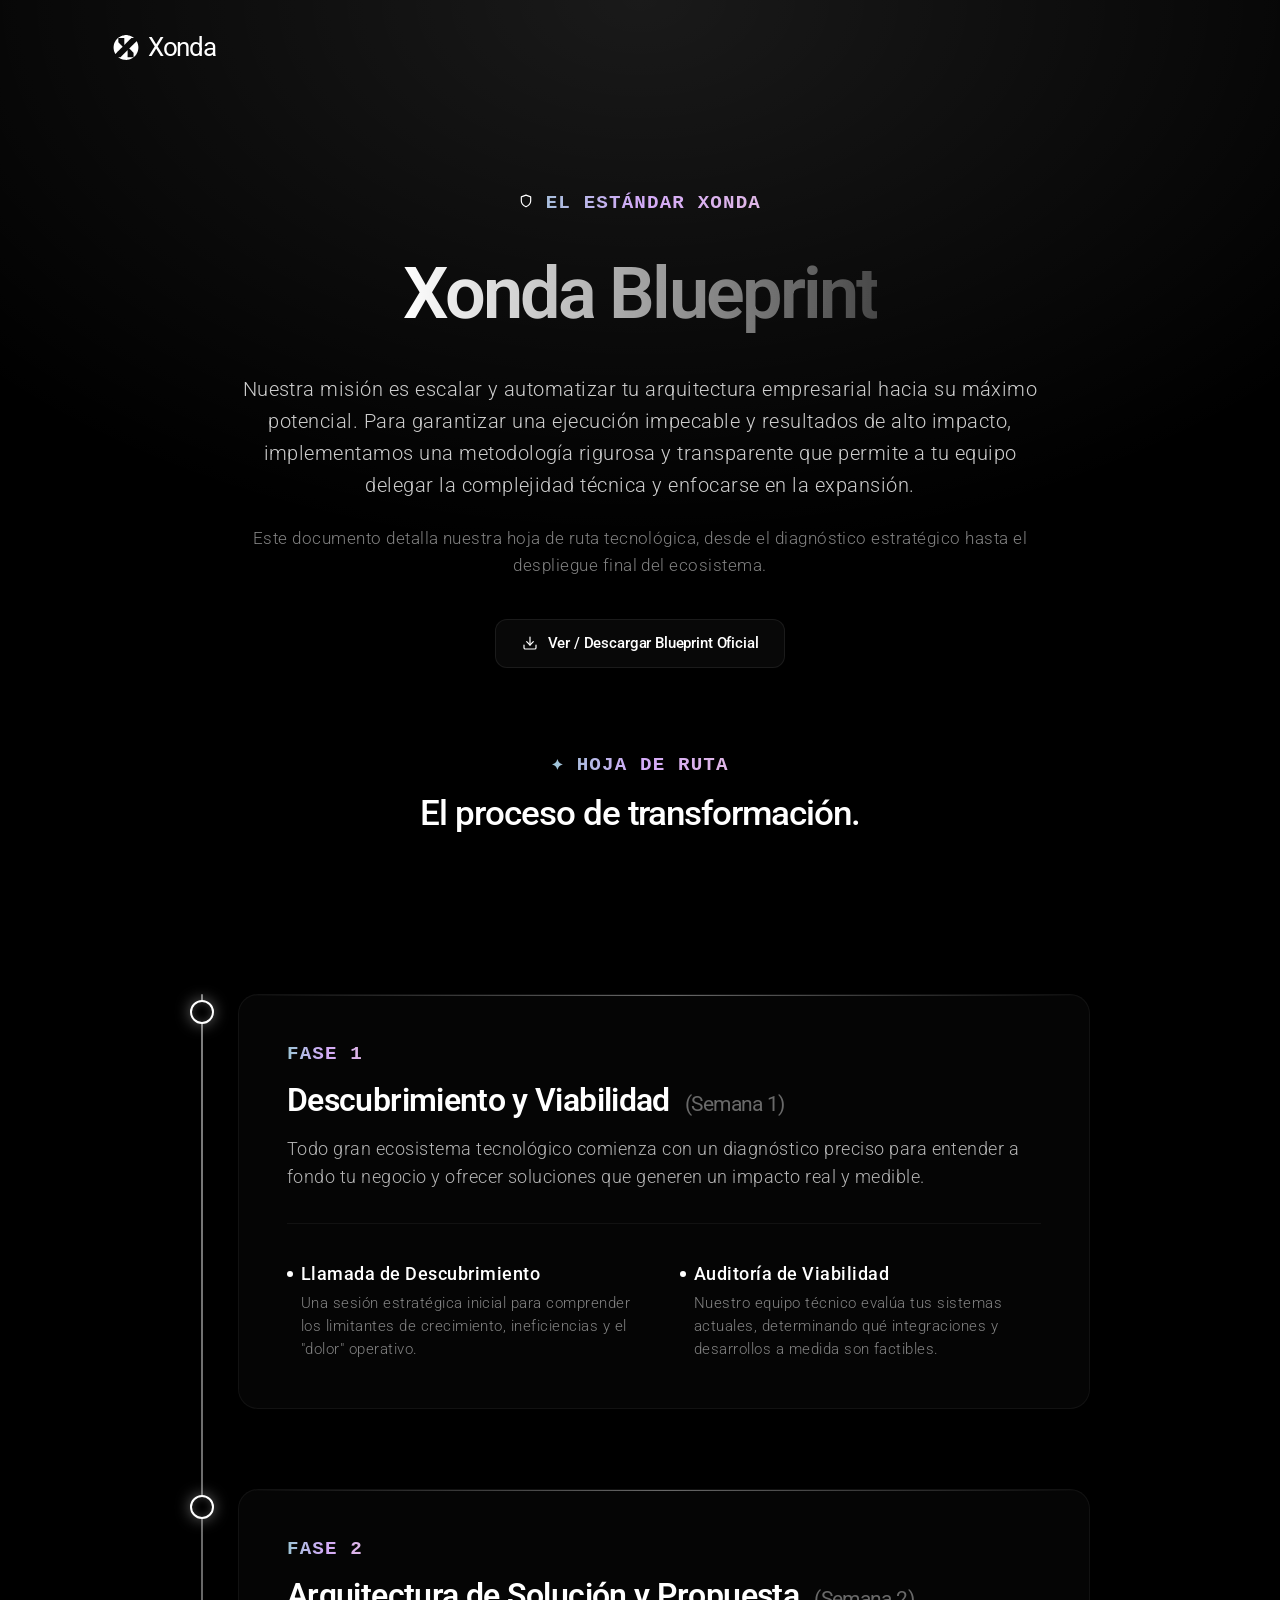
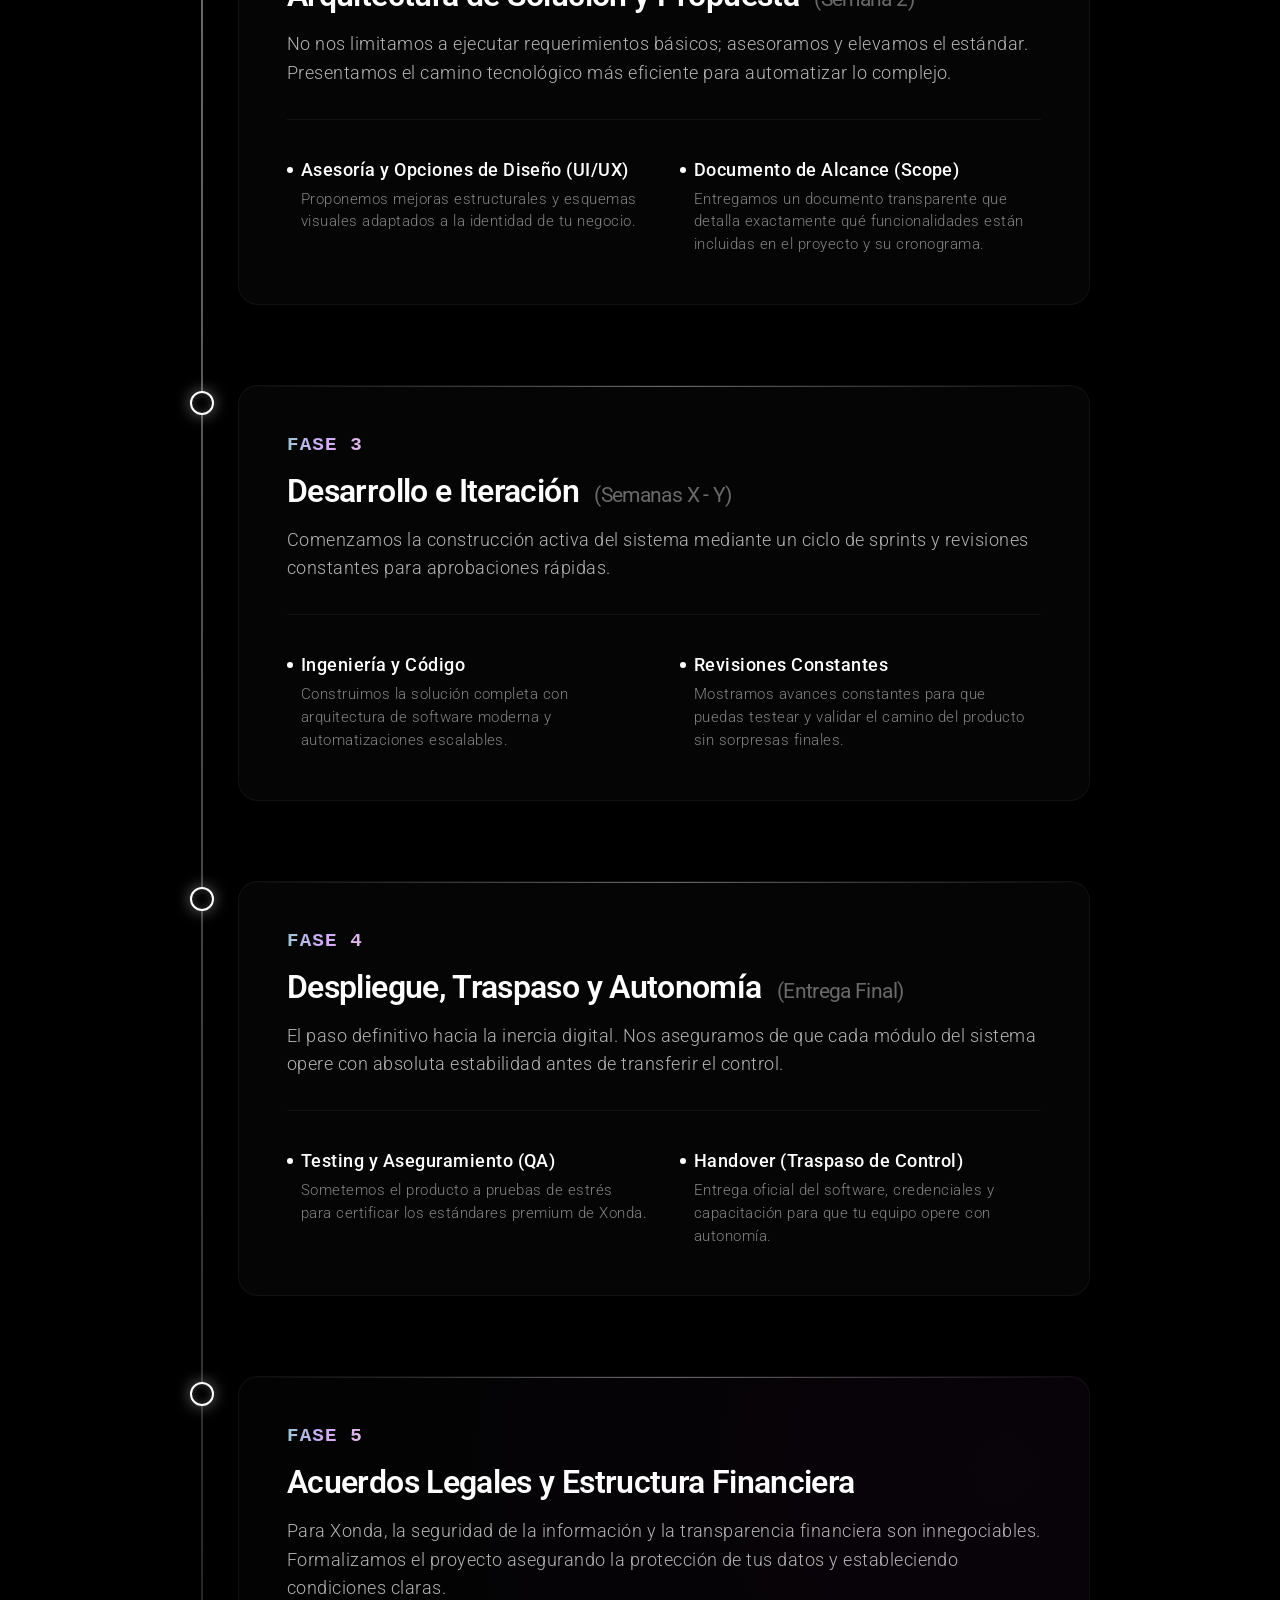
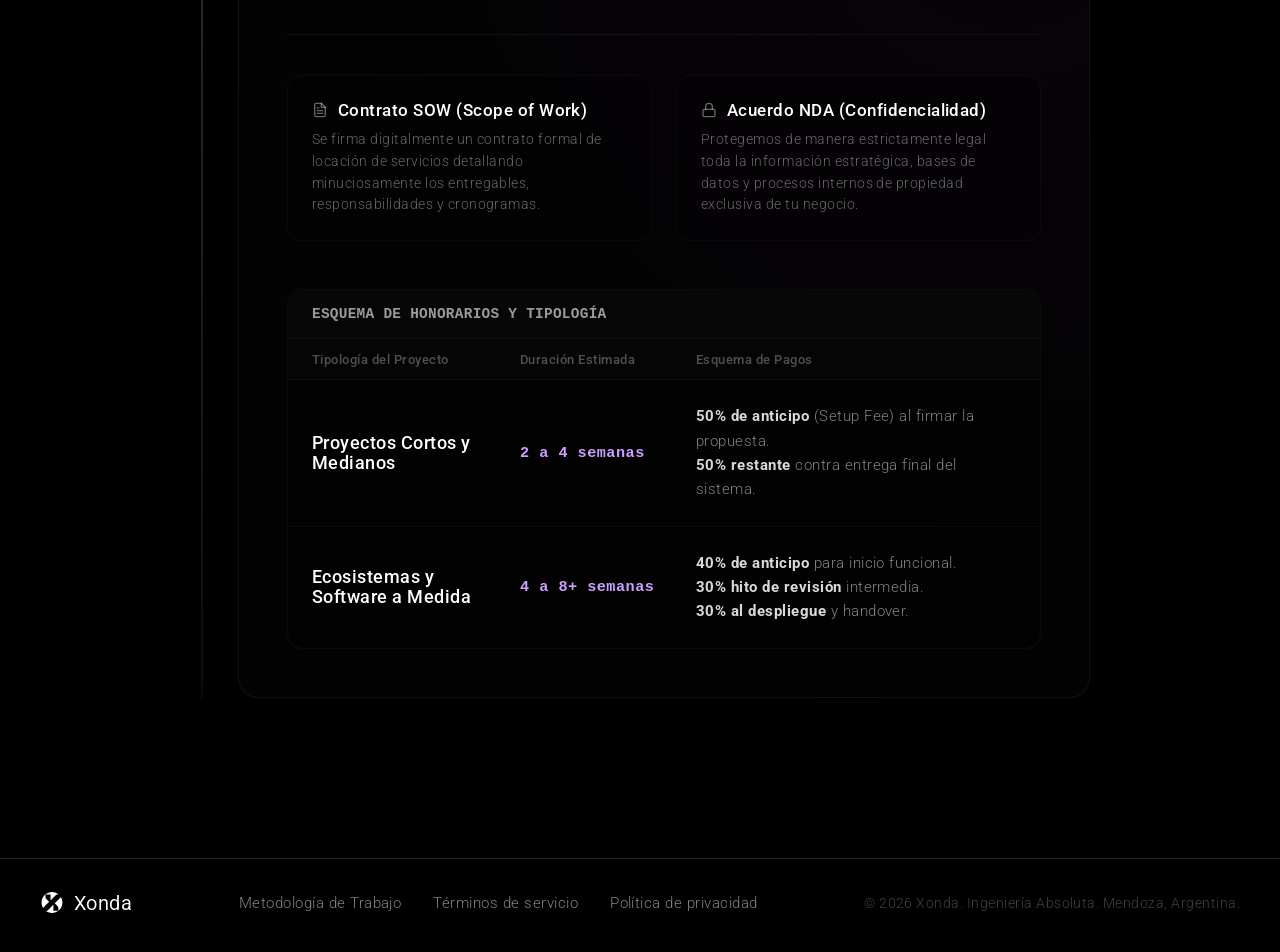
<file: blueprint.html>
<!DOCTYPE html>
<html lang="es">
<head>
    <meta charset="UTF-8">
    <meta name="viewport" content="width=device-width, initial-scale=1.0">
    
    <title>Xonda Blueprint | Metodología y Hoja de Ruta</title>
    <meta name="description" content="Conoce el Estándar Xonda. Metodología rigurosa de escalabilidad, arquitectura tecnológica y automatización empresarial explicada paso a paso.">
    <meta name="keywords" content="Xonda Blueprint, metodología de trabajo, arquitectura tecnológica, automatización empresarial, consultoría de software, Mendoza">
    <meta name="author" content="Xonda">
    <meta name="robots" content="index, follow">
    <link rel="canonical" href="https://xonda.io/blueprint.html">
    <meta name="theme-color" content="#000000">

    <meta property="og:title" content="Xonda Blueprint | El Estándar de Ingeniería">
    <meta property="og:description" content="Descubre nuestra hoja de ruta tecnológica: desde el diagnóstico estratégico hasta el despliegue de tu ecosistema web e IA.">
    <meta property="og:type" content="article">
    <meta property="og:url" content="https://xonda.io/blueprint.html">
    <meta property="og:image" content="https://xonda.io/og-image.jpg">

    <link rel="icon" type="image/svg+xml" href="favicon.svg">
    <link rel="preconnect" href="https://fonts.googleapis.com">
    <link rel="preconnect" href="https://fonts.gstatic.com" crossorigin>
    <link href="https://fonts.googleapis.com/css2?family=Roboto:wght@300;400;500;600;700&display=swap" rel="stylesheet">
    
    <link rel="stylesheet" href="global.css">
    <link rel="stylesheet" href="blueprint.css">
</head>
<body>

    <header>
        <nav class="navbar">
            <a href="index.html" class="logo" aria-label="Volver al inicio">
                <svg width="28" height="25" viewBox="0 0 2490 2242" xmlns="http://www.w3.org/2000/svg" aria-hidden="true">
                    <g transform="translate(0, 2242) scale(0.1, -0.1)" fill="currentColor" stroke="none">
                        <path d="M12160 22313 c-315 -7 -880 -52 -1180 -93 -551 -76 -1030 -174 -1540 -314 -306 -85 -725 -228 -853 -292 -16 -8 -35 -14 -43 -14 -8 0 -25 -6 -37 -14 -12 -8 -51 -24 -85 -35 -35 -11 -79 -30 -97 -41 -18 -11 -44 -20 -59 -20 -14 0 -26 -3 -26 -7 0 -9 -69 -38 -112 -49 -16 -3 -28 -10 -28 -15 0 -5 -7 -9 -15 -9 -8 0 -38 -11 -67 -25 -28 -14 -56 -25 -61 -25 -6 0 -52 -20 -104 -45 -51 -25 -96 -45 -98 -45 -3 0 -42 -17 -88 -39 -45 -21 -120 -56 -167 -77 -361 -164 -886 -471 -1365 -798 -769 -524 -1523 -1203 -2160 -1946 -389 -453 -799 -1026 -1101 -1536 -206 -349 -498 -918 -634 -1234 -204 -473 -381 -968 -489 -1365 -42 -156 -102 -384 -111 -425 -5 -19 -25 -109 -45 -200 -20 -91 -45 -201 -55 -245 -32 -133 -107 -569 -129 -750 -31 -261 -59 -586 -71 -845 -6 -129 -13 -241 -16 -249 -12 -35 -4 -810 11 -1013 45 -642 122 -1215 225 -1668 4 -19 20 -89 34 -155 83 -375 241 -922 351 -1215 30 -80 55 -149 55 -152 0 -4 18 -46 40 -93 22 -47 40 -92 40 -98 1 -7 14 -37 30 -67 17 -30 30 -65 30 -77 0 -13 3 -23 8 -23 8 0 37 -69 48 -112 3 -16 10 -28 15 -28 5 0 9 -7 9 -16 0 -8 11 -34 23 -57 13 -23 27 -55 31 -72 11 -44 39 -105 48 -105 4 0 8 -5 8 -11 0 -15 93 -203 102 -207 4 -2 8 -8 8 -14 0 -34 385 -789 478 -938 8 -12 300 276 1378 1357 753 754 2212 2217 3243 3250 1030 1033 1884 1892 1898 1909 l24 32 -26 38 c-14 22 -883 894 -1931 1939 l-1906 1900 1 1975 c1 1864 2 1976 19 1989 14 11 416 12 2507 6 1370 -4 2560 -10 2645 -14 l155 -6 6 -960 c3 -528 7 -1939 8 -3135 1 -1196 4 -2185 7 -2198 5 -16 13 -22 26 -20 21 3 -102 -119 3596 3583 1467 1468 2686 2686 2710 2707 l43 38 1055 0 c580 0 1054 4 1054 8 0 11 -46 32 -70 32 -25 0 -80 48 -80 70 0 33 -452 363 -845 617 -580 374 -1364 775 -1892 967 -40 14 -103 37 -141 51 -37 14 -74 25 -82 25 -8 0 -24 7 -34 15 -11 8 -28 15 -39 15 -10 0 -33 6 -50 14 -18 7 -63 23 -101 35 -37 12 -86 30 -109 41 -22 11 -55 20 -72 20 -17 0 -40 7 -51 15 -10 8 -31 15 -46 15 -15 0 -29 4 -32 9 -3 5 -23 12 -43 16 -21 4 -42 10 -48 15 -5 4 -37 15 -70 24 -33 9 -73 22 -90 27 -16 6 -43 15 -60 19 -16 5 -77 23 -135 40 -370 112 -664 176 -1215 264 -432 69 -842 107 -1360 126 -253 9 -340 10 -605 3z"/>
                        <path d="M21915 16839 c-66 -35 -141 -95 -187 -151 -24 -29 -104 -111 -177 -183 -74 -71 -189 -185 -255 -253 -285 -289 -869 -865 -956 -943 -96 -85 -181 -171 -530 -532 -107 -111 -386 -390 -619 -622 -234 -231 -540 -537 -680 -680 -140 -143 -357 -361 -481 -485 -2170 -2164 -2652 -2648 -2656 -2666 -3 -13 -2 -33 2 -46 4 -13 330 -345 725 -738 1576 -1568 3109 -3101 3124 -3123 13 -21 15 -242 15 -1963 0 -1734 -1 -1940 -15 -1950 -35 -26 -5222 -30 -5289 -4 -18 6 -24 19 -30 56 -10 74 -6 2564 4 2709 21 285 23 410 9 565 -11 123 -14 439 -14 1530 0 1300 -1 1377 -18 1403 -9 15 -23 27 -29 27 -14 0 45 59 -2112 -2095 -2751 -2747 -4205 -4190 -4228 -4197 -13 -3 -451 -6 -975 -7 -523 -1 -958 -4 -966 -7 -23 -8 8 -41 133 -141 166 -132 596 -430 816 -563 31 -19 73 -45 92 -58 19 -13 128 -78 241 -144 235 -138 417 -231 701 -360 25 -11 95 -45 157 -74 61 -30 116 -54 122 -54 6 0 11 -4 11 -8 0 -9 61 -37 105 -48 17 -4 49 -18 72 -31 23 -12 49 -23 57 -23 9 0 16 -4 16 -9 0 -5 12 -12 28 -15 43 -11 112 -40 112 -48 0 -5 12 -8 26 -8 15 0 41 -9 58 -19 17 -11 63 -31 101 -45 70 -26 105 -41 137 -57 18 -9 48 -20 158 -59 36 -12 70 -26 75 -30 15 -12 284 -94 435 -134 72 -19 159 -43 205 -56 17 -5 48 -12 70 -16 22 -4 54 -13 72 -21 18 -7 46 -13 62 -13 16 0 33 -5 36 -10 3 -6 21 -10 39 -10 19 0 50 -7 69 -15 20 -8 52 -15 71 -15 19 0 36 -5 38 -11 2 -6 26 -13 53 -16 28 -3 55 -10 62 -15 7 -6 40 -12 73 -15 33 -3 63 -10 66 -14 3 -5 26 -9 52 -9 26 -1 58 -7 72 -15 14 -8 40 -14 58 -15 18 0 43 -5 54 -11 11 -6 44 -15 72 -19 28 -5 114 -19 191 -33 77 -14 185 -30 240 -37 55 -6 136 -16 180 -22 44 -6 136 -15 205 -19 69 -4 168 -14 220 -23 73 -13 105 -14 140 -6 31 7 68 7 120 0 182 -26 366 -40 408 -31 26 5 74 5 120 -1 91 -12 582 -4 792 12 80 7 161 11 180 11 19 -1 80 6 135 15 55 9 154 19 220 23 66 3 130 12 142 19 12 6 55 12 97 12 41 0 87 5 103 11 15 6 73 15 128 19 179 15 384 50 590 100 51 12 79 19 170 40 28 6 68 14 90 17 22 3 49 12 60 19 11 8 32 14 48 14 16 0 38 5 50 12 12 6 42 15 67 19 48 8 126 26 225 54 33 9 76 20 95 25 159 40 491 139 560 166 36 14 83 33 105 41 22 8 53 21 68 29 16 8 36 14 45 14 9 0 26 7 36 15 11 8 26 15 33 15 7 0 36 11 65 25 28 14 59 25 67 25 9 0 41 13 71 30 30 16 67 29 82 30 14 0 28 3 30 8 5 11 69 40 106 47 17 4 32 11 32 16 0 5 7 9 16 9 8 0 34 11 57 23 23 13 56 27 72 31 44 11 105 39 105 48 0 4 5 8 11 8 15 0 203 93 207 102 2 4 10 8 17 8 7 0 53 20 101 44 78 39 173 84 334 159 25 11 92 48 150 81 91 52 133 77 225 133 11 7 40 23 65 35 25 13 47 25 50 28 3 3 32 23 65 45 33 22 62 42 65 45 3 3 23 14 45 24 22 11 63 36 90 57 28 20 66 45 85 55 19 10 39 23 45 27 5 4 66 45 135 91 202 134 270 181 370 261 52 42 114 90 138 107 24 18 42 40 42 51 0 27 37 57 70 57 26 0 90 51 90 72 0 4 7 8 15 8 8 0 15 4 15 8 0 5 18 16 40 26 21 9 54 36 72 59 48 62 59 72 99 90 21 9 66 43 102 74 251 224 334 303 540 512 349 355 641 679 828 921 37 47 150 198 251 335 240 325 401 563 553 817 18 30 41 72 192 347 42 77 82 153 209 401 38 74 75 141 82 148 6 7 12 19 12 27 0 17 33 75 43 75 4 0 7 5 7 10 0 6 28 68 61 138 57 118 113 250 211 497 22 55 53 134 70 175 17 41 44 113 60 160 16 47 43 119 59 160 36 95 149 473 149 501 0 11 5 30 12 42 6 12 15 38 19 57 4 19 15 62 24 95 28 99 46 177 54 225 4 25 13 55 19 67 7 12 12 34 12 50 0 16 6 37 14 48 7 11 16 38 19 60 5 37 15 82 37 175 60 248 120 576 120 659 0 14 6 64 14 111 23 132 37 237 46 335 5 50 13 126 19 170 27 198 51 668 51 988 0 557 -38 1180 -85 1399 -8 37 -15 82 -15 101 0 19 -7 51 -15 70 -8 20 -15 64 -15 97 0 33 -4 68 -10 78 -10 17 -25 112 -39 237 -4 39 -13 83 -19 98 -7 16 -12 45 -12 65 -1 20 -7 48 -15 62 -8 14 -14 48 -15 77 0 28 -4 54 -9 57 -4 3 -11 35 -14 72 -4 36 -11 71 -15 78 -5 6 -12 36 -14 66 -3 30 -11 56 -17 58 -6 2 -11 19 -11 39 0 19 -6 58 -14 86 -7 29 -21 88 -31 132 -30 139 -133 490 -190 645 -7 19 -18 53 -25 75 -7 22 -18 54 -25 70 -8 17 -29 77 -48 135 -19 58 -40 116 -45 130 -6 14 -36 95 -68 180 -67 183 -158 395 -243 572 -33 70 -61 132 -61 137 0 5 -3 11 -8 13 -8 4 -102 193 -102 207 0 5 -3 11 -7 13 -5 2 -26 39 -47 83 -22 44 -42 82 -46 85 -3 3 -14 24 -23 48 -9 23 -27 59 -40 80 -13 20 -40 71 -61 112 -21 41 -63 117 -93 168 -60 103 -69 107 -138 71z"/>
                    </g>
                </svg>
                <span>Xonda</span>
            </a>
        </nav>
    </header>

    <main>
        <section class="blueprint-hero">
            <div class="blueprint-hero-content">
                <div class="solucion-tag-premium">
                    <svg width="14" height="14" viewBox="0 0 24 24" fill="none" stroke="currentColor" stroke-width="2" stroke-linecap="round" stroke-linejoin="round" aria-hidden="true">
                        <path d="M12 22s8-4 8-10V5l-8-3-8 3v7c0 6 8 10 8 10z"></path>
                    </svg>
                    El Estándar Xonda
                </div>
                <h1 class="blueprint-title">Xonda Blueprint</h1>
                <p class="blueprint-desc">
                    Nuestra misión es escalar y automatizar tu arquitectura empresarial hacia su máximo potencial. Para garantizar una ejecución impecable y resultados de alto impacto, implementamos una metodología rigurosa y transparente que permite a tu equipo delegar la complejidad técnica y enfocarse en la expansión.
                </p>
                <p class="blueprint-desc-sub">
                    Este documento detalla nuestra hoja de ruta tecnológica, desde el diagnóstico estratégico hasta el despliegue final del ecosistema.
                </p>
                <a href="xonda-blueprint.pdf" target="_blank" rel="noopener noreferrer" class="btn-download-blueprint">
                    <svg width="16" height="16" viewBox="0 0 24 24" fill="none" stroke="currentColor" stroke-width="1.8" stroke-linecap="round" stroke-linejoin="round" aria-hidden="true">
                        <path d="M21 15v4a2 2 0 0 1-2 2H5a2 2 0 0 1-2-2v-4"></path>
                        <polyline points="7 10 12 15 17 10"></polyline>
                        <line x1="12" y1="15" x2="12" y2="3"></line>
                    </svg>
                    Ver / Descargar Blueprint Oficial
                </a>
                <div class="hoja-de-ruta" style="margin-top: 60px; margin-bottom: 0px; text-align: center; width: 100%; display: flex; flex-direction: column; align-items: center;">
                    <h4 class="solucion-tag-premium" style="margin-bottom: 8px;">✦ Hoja de Ruta</h4>
                    <h2 style="font-size: 2.2rem; color: #fff; font-weight: 500; letter-spacing: -0.03em;">El proceso de transformación.</h2>
                </div>
            </div>
        </section>

        <section class="timeline-section">
            <div class="timeline-container">
                <div class="timeline-line"></div>

                <div class="timeline-node">
                    <div class="timeline-dot"></div>
                    <div class="timeline-content">
                        <span class="phase-number">Fase 1</span>
                        <h3>Descubrimiento y Viabilidad <span>(Semana 1)</span></h3>
                        <p class="phase-intro">Todo gran ecosistema tecnológico comienza con un diagnóstico preciso para entender a fondo tu negocio y ofrecer soluciones que generen un impacto real y medible.</p>
                        <div class="phase-details">
                            <div class="phase-item">
                                <h4>Llamada de Descubrimiento</h4>
                                <p>Una sesión estratégica inicial para comprender los limitantes de crecimiento, ineficiencias y el "dolor" operativo.</p>
                            </div>
                            <div class="phase-item">
                                <h4>Auditoría de Viabilidad</h4>
                                <p>Nuestro equipo técnico evalúa tus sistemas actuales, determinando qué integraciones y desarrollos a medida son factibles.</p>
                            </div>
                        </div>
                    </div>
                </div>

                <div class="timeline-node">
                    <div class="timeline-dot"></div>
                    <div class="timeline-content">
                        <span class="phase-number">Fase 2</span>
                        <h3>Arquitectura de Solución y Propuesta <span>(Semana 2)</span></h3>
                        <p class="phase-intro">No nos limitamos a ejecutar requerimientos básicos; asesoramos y elevamos el estándar. Presentamos el camino tecnológico más eficiente para automatizar lo complejo.</p>
                        <div class="phase-details">
                            <div class="phase-item">
                                <h4>Asesoría y Opciones de Diseño (UI/UX)</h4>
                                <p>Proponemos mejoras estructurales y esquemas visuales adaptados a la identidad de tu negocio.</p>
                            </div>
                            <div class="phase-item">
                                <h4>Documento de Alcance (Scope)</h4>
                                <p>Entregamos un documento transparente que detalla exactamente qué funcionalidades están incluidas en el proyecto y su cronograma.</p>
                            </div>
                        </div>
                    </div>
                </div>
                
                <div class="timeline-node">
                    <div class="timeline-dot"></div>
                    <div class="timeline-content">
                        <span class="phase-number">Fase 3</span>
                        <h3>Desarrollo e Iteración <span>(Semanas X - Y)</span></h3>
                        <p class="phase-intro">Comenzamos la construcción activa del sistema mediante un ciclo de sprints y revisiones constantes para aprobaciones rápidas.</p>
                        <div class="phase-details">
                            <div class="phase-item">
                                <h4>Ingeniería y Código</h4>
                                <p>Construimos la solución completa con arquitectura de software moderna y automatizaciones escalables.</p>
                            </div>
                            <div class="phase-item">
                                <h4>Revisiones Constantes</h4>
                                <p>Mostramos avances constantes para que puedas testear y validar el camino del producto sin sorpresas finales.</p>
                            </div>
                        </div>
                    </div>
                </div>

                <div class="timeline-node">
                    <div class="timeline-dot"></div>
                    <div class="timeline-content">
                        <span class="phase-number">Fase 4</span>
                        <h3>Despliegue, Traspaso y Autonomía <span>(Entrega Final)</span></h3>
                        <p class="phase-intro">El paso definitivo hacia la inercia digital. Nos aseguramos de que cada módulo del sistema opere con absoluta estabilidad antes de transferir el control.</p>
                        <div class="phase-details">
                            <div class="phase-item">
                                <h4>Testing y Aseguramiento (QA)</h4>
                                <p>Sometemos el producto a pruebas de estrés para certificar los estándares premium de Xonda.</p>
                            </div>
                            <div class="phase-item">
                                <h4>Handover (Traspaso de Control)</h4>
                                <p>Entrega oficial del software, credenciales y capacitación para que tu equipo opere con autonomía.</p>
                            </div>
                        </div>
                    </div>
                </div>

                <div class="timeline-node">
                    <div class="timeline-dot"></div>
                    <div class="timeline-content financial-card">
                        <span class="phase-number" style="color: #D946EF;">Fase 5</span>
                        <h3>Acuerdos Legales y Estructura Financiera</h3>
                        <p class="phase-intro">Para Xonda, la seguridad de la información y la transparencia financiera son innegociables. Formalizamos el proyecto asegurando la protección de tus datos y estableciendo condiciones claras.</p>
                        
                        <div class="legal-grid">
                            <div class="legal-box">
                                <h4>
                                    <svg width="16" height="16" viewBox="0 0 24 24" fill="none" stroke="currentColor" stroke-width="2" stroke-linecap="round" stroke-linejoin="round" aria-hidden="true"><path d="M14 2H6a2 2 0 0 0-2 2v16a2 2 0 0 0 2 2h12a2 2 0 0 0 2-2V8z"></path><polyline points="14 2 14 8 20 8"></polyline><line x1="16" y1="13" x2="8" y2="13"></line><line x1="16" y1="17" x2="8" y2="17"></line><polyline points="10 9 9 9 8 9"></polyline></svg>
                                    Contrato SOW (Scope of Work)
                                </h4>
                                <p>Se firma digitalmente un contrato formal de locación de servicios detallando minuciosamente los entregables, responsabilidades y cronogramas.</p>
                            </div>
                            <div class="legal-box">
                                <h4>
                                    <svg width="16" height="16" viewBox="0 0 24 24" fill="none" stroke="currentColor" stroke-width="2" stroke-linecap="round" stroke-linejoin="round" aria-hidden="true"><rect x="3" y="11" width="18" height="11" rx="2" ry="2"></rect><path d="M7 11V7a5 5 0 0 1 10 0v4"></path></svg>
                                    Acuerdo NDA (Confidencialidad)
                                </h4>
                                <p>Protegemos de manera estrictamente legal toda la información estratégica, bases de datos y procesos internos de propiedad exclusiva de tu negocio.</p>
                            </div>
                        </div>

                        <div class="pricing-dashboard">
                            <div class="dashboard-header">Esquema de Honorarios y Tipología</div>
                            <div class="dashboard-grid">
                                <div class="dashboard-row header-row">
                                    <div>Tipología del Proyecto</div>
                                    <div>Duración Estimada</div>
                                    <div>Esquema de Pagos</div>
                                </div>
                                <div class="dashboard-row">
                                    <div class="project-type">Proyectos Cortos y Medianos</div>
                                    <div class="project-duration">2 a 4 semanas</div>
                                    <div class="project-payment"><strong>50% de anticipo</strong> (Setup Fee) al firmar la propuesta.<br><strong>50% restante</strong> contra entrega final del sistema.</div>
                                </div>
                                <div class="dashboard-row">
                                    <div class="project-type">Ecosistemas y Software a Medida</div>
                                    <div class="project-duration">4 a 8+ semanas</div>
                                    <div class="project-payment"><strong>40% de anticipo</strong> para inicio funcional.<br><strong>30% hito de revisión</strong> intermedia.<br><strong>30% al despliegue</strong> y handover.</div>
                                </div>
                            </div>
                        </div>

                    </div>
                </div>
                
            </div>
        </section>
    </main>
    
    <footer class="footer-premium">
        <div class="footer-inner">
            <a href="index.html" class="footer-logo-premium" aria-label="Volver al inicio">
                <svg width="24" height="21" viewBox="0 0 2490 2242" xmlns="http://www.w3.org/2000/svg" aria-hidden="true">
                    <g transform="translate(0, 2242) scale(0.1, -0.1)" fill="currentColor" stroke="none">
                        <path d="M12160 22313 c-315 -7 -880 -52 -1180 -93 -551 -76 -1030 -174 -1540 -314 -306 -85 -725 -228 -853 -292 -16 -8 -35 -14 -43 -14 -8 0 -25 -6 -37 -14 -12 -8 -51 -24 -85 -35 -35 -11 -79 -30 -97 -41 -18 -11 -44 -20 -59 -20 -14 0 -26 -3 -26 -7 0 -9 -69 -38 -112 -49 -16 -3 -28 -10 -28 -15 0 -5 -7 -9 -15 -9 -8 0 -38 -11 -67 -25 -28 -14 -56 -25 -61 -25 -6 0 -52 -20 -104 -45 -51 -25 -96 -45 -98 -45 -3 0 -42 -17 -88 -39 -45 -21 -120 -56 -167 -77 -361 -164 -886 -471 -1365 -798 -769 -524 -1523 -1203 -2160 -1946 -389 -453 -799 -1026 -1101 -1536 -206 -349 -498 -918 -634 -1234 -204 -473 -381 -968 -489 -1365 -42 -156 -102 -384 -111 -425 -5 -19 -25 -109 -45 -200 -20 -91 -45 -201 -55 -245 -32 -133 -107 -569 -129 -750 -31 -261 -59 -586 -71 -845 -6 -129 -13 -241 -16 -249 -12 -35 -4 -810 11 -1013 45 -642 122 -1215 225 -1668 4 -19 20 -89 34 -155 83 -375 241 -922 351 -1215 30 -80 55 -149 55 -152 0 -4 18 -46 40 -93 22 -47 40 -92 40 -98 1 -7 14 -37 30 -67 17 -30 30 -65 30 -77 0 -13 3 -23 8 -23 8 0 37 -69 48 -112 3 -16 10 -28 15 -28 5 0 9 -7 9 -16 0 -8 11 -34 23 -57 13 -23 27 -55 31 -72 11 -44 39 -105 48 -105 4 0 8 -5 8 -11 0 -15 93 -203 102 -207 4 -2 8 -8 8 -14 0 -34 385 -789 478 -938 8 -12 300 276 1378 1357 753 754 2212 2217 3243 3250 1030 1033 1884 1892 1898 1909 l24 32 -26 38 c-14 22 -883 894 -1931 1939 l-1906 1900 1 1975 c1 1864 2 1976 19 1989 14 11 416 12 2507 6 1370 -4 2560 -10 2645 -14 l155 -6 6 -960 c3 -528 7 -1939 8 -3135 1 -1196 4 -2185 7 -2198 5 -16 13 -22 26 -20 21 3 -102 -119 3596 3583 1467 1468 2686 2686 2710 2707 l43 38 1055 0 c580 0 1054 4 1054 8 0 11 -46 32 -70 32 -25 0 -80 48 -80 70 0 33 -452 363 -845 617 -580 374 -1364 775 -1892 967 -40 14 -103 37 -141 51 -37 14 -74 25 -82 25 -8 0 -24 7 -34 15 -11 8 -28 15 -39 15 -10 0 -33 6 -50 14 -18 7 -63 23 -101 35 -37 12 -86 30 -109 41 -22 11 -55 20 -72 20 -17 0 -40 7 -51 15 -10 8 -31 15 -46 15 -15 0 -29 4 -32 9 -3 5 -23 12 -43 16 -21 4 -42 10 -48 15 -5 4 -37 15 -70 24 -33 9 -73 22 -90 27 -16 6 -43 15 -60 19 -16 5 -77 23 -135 40 -370 112 -664 176 -1215 264 -432 69 -842 107 -1360 126 -253 9 -340 10 -605 3z"/>
                        <path d="M21915 16839 c-66 -35 -141 -95 -187 -151 -24 -29 -104 -111 -177 -183 -74 -71 -189 -185 -255 -253 -285 -289 -869 -865 -956 -943 -96 -85 -181 -171 -530 -532 -107 -111 -386 -390 -619 -622 -234 -231 -540 -537 -680 -680 -140 -143 -357 -361 -481 -485 -2170 -2164 -2652 -2648 -2656 -2666 -3 -13 -2 -33 2 -46 4 -13 330 -345 725 -738 1576 -1568 3109 -3101 3124 -3123 13 -21 15 -242 15 -1963 0 -1734 -1 -1940 -15 -1950 -35 -26 -5222 -30 -5289 -4 -18 6 -24 19 -30 56 -10 74 -6 2564 4 2709 21 285 23 410 9 565 -11 123 -14 439 -14 1530 0 1300 -1 1377 -18 1403 -9 15 -23 27 -29 27 -14 0 45 59 -2112 -2095 -2751 -2747 -4205 -4190 -4228 -4197 -13 -3 -451 -6 -975 -7 -523 -1 -958 -4 -966 -7 -23 -8 8 -41 133 -141 166 -132 596 -430 816 -563 31 -19 73 -45 92 -58 19 -13 128 -78 241 -144 235 -138 417 -231 701 -360 25 -11 95 -45 157 -74 61 -30 116 -54 122 -54 6 0 11 -4 11 -8 0 -9 61 -37 105 -48 17 -4 49 -18 72 -31 23 -12 49 -23 57 -23 9 0 16 -4 16 -9 0 -5 12 -12 28 -15 43 -11 112 -40 112 -48 0 -5 12 -8 26 -8 15 0 41 -9 58 -19 17 -11 63 -31 101 -45 70 -26 105 -41 137 -57 18 -9 48 -20 158 -59 36 -12 70 -26 75 -30 15 -12 284 -94 435 -134 72 -19 159 -43 205 -56 17 -5 48 -12 70 -16 22 -4 54 -13 72 -21 18 -7 46 -13 62 -13 16 0 33 -5 36 -10 3 -6 21 -10 39 -10 19 0 50 -7 69 -15 20 -8 52 -15 71 -15 19 0 36 -5 38 -11 2 -6 26 -13 53 -16 28 -3 55 -10 62 -15 7 -6 40 -12 73 -15 33 -3 63 -10 66 -14 3 -5 26 -9 52 -9 26 -1 58 -7 72 -15 14 -8 40 -14 58 -15 18 0 43 -5 54 -11 11 -6 44 -15 72 -19 28 -5 114 -19 191 -33 77 -14 185 -30 240 -37 55 -6 136 -16 180 -22 44 -6 136 -15 205 -19 69 -4 168 -14 220 -23 73 -13 105 -14 140 -6 31 7 68 7 120 0 182 -26 366 -40 408 -31 26 5 74 5 120 -1 91 -12 582 -4 792 12 80 7 161 11 180 11 19 -1 80 6 135 15 55 9 154 19 220 23 66 3 130 12 142 19 12 6 55 12 97 12 41 0 87 5 103 11 15 6 73 15 128 19 179 15 384 50 590 100 51 12 79 19 170 40 28 6 68 14 90 17 22 3 49 12 60 19 11 8 32 14 48 14 16 0 38 5 50 12 12 6 42 15 67 19 48 8 126 26 225 54 33 9 76 20 95 25 159 40 491 139 560 166 36 14 83 33 105 41 22 8 53 21 68 29 16 8 36 14 45 14 9 0 26 7 36 15 11 8 26 15 33 15 7 0 36 11 65 25 28 14 59 25 67 25 9 0 41 13 71 30 30 16 67 29 82 30 14 0 28 3 30 8 5 11 69 40 106 47 17 4 32 11 32 16 0 5 7 9 16 9 8 0 34 11 57 23 23 13 56 27 72 31 44 11 105 39 105 48 0 4 5 8 11 8 15 0 203 93 207 102 2 4 10 8 17 8 7 0 53 20 101 44 78 39 173 84 334 159 25 11 92 48 150 81 91 52 133 77 225 133 11 7 40 23 65 35 25 13 47 25 50 28 3 3 32 23 65 45 33 22 62 42 65 45 3 3 23 14 45 24 22 11 63 36 90 57 28 20 66 45 85 55 19 10 39 23 45 27 5 4 66 45 135 91 202 134 270 181 370 261 52 42 114 90 138 107 24 18 42 40 42 51 0 27 37 57 70 57 26 0 90 51 90 72 0 4 7 8 15 8 8 0 15 4 15 8 0 5 18 16 40 26 21 9 54 36 72 59 48 62 59 72 99 90 21 9 66 43 102 74 251 224 334 303 540 512 349 355 641 679 828 921 37 47 150 198 251 335 240 325 401 563 553 817 18 30 41 72 192 347 42 77 82 153 209 401 38 74 75 141 82 148 6 7 12 19 12 27 0 17 33 75 43 75 4 0 7 5 7 10 0 6 28 68 61 138 57 118 113 250 211 497 22 55 53 134 70 175 17 41 44 113 60 160 16 47 43 119 59 160 36 95 149 473 149 501 0 11 5 30 12 42 6 12 15 38 19 57 4 19 15 62 24 95 28 99 46 177 54 225 4 25 13 55 19 67 7 12 12 34 12 50 0 16 6 37 14 48 7 11 16 38 19 60 5 37 15 82 37 175 60 248 120 576 120 659 0 14 6 64 14 111 23 132 37 237 46 335 5 50 13 126 19 170 27 198 51 668 51 988 0 557 -38 1180 -85 1399 -8 37 -15 82 -15 101 0 19 -7 51 -15 70 -8 20 -15 64 -15 97 0 33 -4 68 -10 78 -10 17 -25 112 -39 237 -4 39 -13 83 -19 98 -7 16 -12 45 -12 65 -1 20 -7 48 -15 62 -8 14 -14 48 -15 77 0 28 -4 54 -9 57 -4 3 -11 35 -14 72 -4 36 -11 71 -15 78 -5 6 -12 36 -14 66 -3 30 -11 56 -17 58 -6 2 -11 19 -11 39 0 19 -6 58 -14 86 -7 29 -21 88 -31 132 -30 139 -133 490 -190 645 -7 19 -18 53 -25 75 -7 22 -18 54 -25 70 -8 17 -29 77 -48 135 -19 58 -40 116 -45 130 -6 14 -36 95 -68 180 -67 183 -158 395 -243 572 -33 70 -61 132 -61 137 0 5 -3 11 -8 13 -8 4 -102 193 -102 207 0 5 -3 11 -7 13 -5 2 -26 39 -47 83 -22 44 -42 82 -46 85 -3 3 -14 24 -23 48 -9 23 -27 59 -40 80 -13 20 -40 71 -61 112 -21 41 -63 117 -93 168 -60 103 -69 107 -138 71z"/>
                    </g>
                </svg>
                <span>Xonda</span>
            </a>
            <div class="footer-links-premium">
                <a href="blueprint.html">Metodología de Trabajo</a>
                <a href="terms.html">Términos de servicio</a>
                <a href="priv.html">Política de privacidad</a>
            </div>
            <p class="copyright-premium">© 2026 Xonda. Ingeniería Absoluta. Mendoza, Argentina.</p>
        </div>
    </footer>

    <script src="script.js"></script>
</body>
</html>
</file>
<file: global.css>
/* =========================================
    VARIABLES Y RESETEO GENERAL
========================================= */
:root {
    --bg-pure-black: #000;
    --text-primary: #fff;
    --text-secondary: #9CA3AF;
    --neon-cyan: #6ff1ff;
    --neon-purple: #cea0ff;
    --cubic-apple: cubic-bezier(0.16, 1, 0.3, 1);
}

/* =========================================
   CANDADO DE DESBORDAMIENTO (Anti-Scroll Horizontal)
========================================= */
html, body {
    width: 100%;
    max-width: 100%;
    overflow-x: hidden; /* La guillotina: corta todo lo que sobresalga a los lados */
    position: relative;
}

*, *::before, *::after {
    margin: 0; padding: 0; box-sizing: border-box; outline: 0;
}

html { scroll-behavior: smooth; }

body {
    background-color: var(--bg-pure-black);
    color: var(--text-primary);
    font-family: "Roboto", sans-serif;
    font-weight: 300;
    letter-spacing: .03em;
    min-height: 100vh;
    overflow-x: hidden;
    position: relative;
    -webkit-font-smoothing: antialiased;
    -moz-osx-font-smoothing: grayscale;
}



/* =========================================
    ESTÉTICA DE TÍTULOS GLOBALES
========================================= */
.problemas-main-title,
.section-title-premium {background: linear-gradient(90deg, #ffffff 20%, #6b6b6b 100%) !important;-webkit-background-clip: text !important;-webkit-text-fill-color: transparent !important;background-clip: text !important;}

.section-title-premium span {color: inherit !important;-webkit-text-fill-color: transparent !important;}

.hero-title, .problemas-main-title, .section-title-premium {font-weight: 400;letter-spacing: -.04em;line-height: 1;text-align: center;background: linear-gradient(to bottom, #fff 30%, #ffffffc7 40%, #ffffffc5 50%, #ffffffbe 60%, #ffffff8f 70%, #ffffff98 80%);-webkit-background-clip: text;-webkit-text-fill-color: transparent;background-clip: text;padding-bottom: 12px;}

/* =========================================
    UTILIDADES GLOBALES (Luces, Animaciones, Etiquetas)
========================================= */
.reveal {opacity: 0; transform: translateY(30px); transition: all 1s var(--cubic-apple);}
.reveal.activa { opacity: 1; transform: translateY(0); }

.techo-luz {position: absolute; top: -150px; left: 50%; transform: translateX(-50%);width: 450px; height: 200px; background: rgba(255, 255, 255, 0.212);border-radius: 0 0 400px 400px; filter: blur(60px); z-index: 0; pointer-events: none;}

.solucion-tag-premium, .card-mini-title-premium {display: inline-flex; align-items: center; gap: 8px; width: fit-content; margin-bottom: 1.2rem;font-size: 1.3rem; font-weight: 400; text-transform: uppercase; letter-spacing: 0.16em; font-family: monospace;background: linear-gradient(90deg, #9cc5d6 0%, #d3aaf8 50%, #dfb7e6 100%);-webkit-background-clip: text; -webkit-text-fill-color: transparent; background-clip: text;}

/* =========================================
    NAVBAR Y BOTONES GLOBALES
========================================= */
.navbar {display: flex; justify-content: space-between; align-items: center;padding: 2rem 7rem; position: absolute; top: 0; left: 50%; transform: translateX(-50%);width: 100%; max-width: 120rem; z-index: 10000;}

.logo { display: flex; align-items: center; gap: .5rem; text-decoration: none; font-size: 1.6rem; color: var(--text-primary); letter-spacing: -.05em; font-weight: 400; }

.btn-contact, .btn-primary { display: inline-flex; align-items: center; justify-content: center; gap: 1rem; text-decoration: none; transition: all .3s ease; }
.btn-contact { background: linear-gradient(100deg, rgba(35, 35, 42, 0.45) 0%, rgba(5, 5, 7, 0.15) 100%);backdrop-filter: blur(5px); -webkit-backdrop-filter: blur(5px); border-radius: 10px; padding: 6px 12px; color: #fff; font-size: 1.35rem; border: 1px solid transparent; }
.btn-contact:hover { background: rgba(255, 255, 255, .08); border-color: rgba(255, 255, 255, .2); }

.btn-primary { background: #fff; color: #000; font-weight: 500; font-size: 1.5rem; padding: 16px 36px; border-radius: 8px; }
.btn-primary:hover { transform: translateY(-2px); box-shadow: 0 10px 25px rgba(255, 255, 255, .15); }

/* =========================================
    FOOTER PREMIUM
========================================= */
.footer-premium {
    position: relative; width: 100%; background: #000; padding: 32px 24px; border-top: 1px solid rgba(255, 255, 255, 0.15); overflow: hidden; z-index: 100;
}
.footer-inner { display: flex; justify-content: space-between; align-items: center; width: 100%; max-width: 1200px; margin: 0 auto; }

.footer-logo-premium { display: flex; align-items: center; gap: 10px; text-decoration: none; font-size: 1.25rem; font-weight: 380; color: var(--text-primary); transition: transform 0.3s var(--cubic-apple); }
.footer-logo-premium:hover { transform: scale(1.05); }

.footer-links-premium { display: flex; gap: 32px; }
.footer-links-premium a { color: rgba(255, 255, 255, 0.5); text-decoration: none; font-size: 0.95rem; transition: color 0.3s ease; }
.footer-links-premium a:hover { color: #fff; }

.copyright-premium { color: rgba(255, 255, 255, 0.25); font-size: 0.85rem; }

.luz-cenital-fondo {
    position: absolute; bottom: 0; left: 50%; transform: translateX(-50%);
    width: 100vw; max-width: 1400px; height: 550px; pointer-events: none; z-index: -1;
    background: radial-gradient(ellipse at bottom center, rgba(255, 255, 255, 0.4) 0%, rgba(255, 255, 255, 0.08) 45%, transparent 75%);
}

/* =========================================
    SCROLLBARS & SPINNER
========================================= */
::-webkit-scrollbar { width: 8px; }
::-webkit-scrollbar-track { background: var(--bg-pure-black); }
::-webkit-scrollbar-thumb { background: rgba(255, 255, 255, 0.15); border-radius: 10px; }
::-webkit-scrollbar-thumb:hover { background: rgba(255, 255, 255, 0.3); }
::selection { background: rgba(255, 255, 255, 0.9); color: #000; }
::-moz-selection { background: rgba(255, 255, 255, 0.9); color: #000; }
@keyframes spinner { to { transform: rotate(360deg); } }

/* =========================================
    MEDIA QUERIES GLOBALES (Solo Navbar y Footer)
========================================= */
@media(max-width: 968px) {
    .navbar { padding: 20px 24px; }
    .footer-inner { flex-direction: column; gap: 24px; text-align: center; }
    .footer-links-premium { flex-direction: column; gap: 16px; }
}
/* =========================================
    AJUSTES MÓVILES EXTREMOS (iPhone / Android)
========================================= */
@media(max-width: 480px) {
    /* Achicamos la barra, el logo y el botón de contacto */
    .navbar { 
        padding: 15px 20px; 
    }
    .logo { 
        font-size: 1.15rem; /* Logo más sutil */
    }
    .btn-contact { 
        font-size: 0.85rem; /* Letra tamaño app nativa */
        padding: 8px 12px; 
        gap: 0.4rem;
    }
    .btn-contact svg { /* Si tu botón tiene un ícono adentro */
        width: 14px; 
        height: 14px; 
    }

        /* --- B. FOOTER "ISLA FLOTANTE" (Idéntico a la tarjeta) --- */

    /* Volvemos invisible el fondo negro tradicional que abarcaba de lado a lado */
    .footer-premium {
        background: transparent !important;
        border: none !important;
        padding: 0 16px 36px 16px !important; /* Margen inferior para que flote */
    }

    /* Convertimos su contenido interno en la caja flotante */
    .footer-inner {
        display: flex !important;
        flex-direction: column !important;
        align-items: center !important;
        justify-content: center !important;
        text-align: center !important;
        
        background: #09090b !important; /* El mismo tono de la tarjeta de contacto */
        border: 1px solid rgba(255, 255, 255, 0.08) !important;
        border-radius: 24px !important;
        padding: 32px 24px !important;
        gap: 24px !important; 
        
        box-shadow: 0 20px 40px rgba(0, 0, 0, 0.9) !important;
        width: 100% !important;
        max-width: 385px !important;
        margin: 0 auto !important;
    }

    /* Logo arriba */
    .footer-logo-premium {
        margin: 0 !important;
        font-size: 1.4rem !important;
    }

    /* Botones/Links abajo en dos columnas o fila limpia */
    .footer-links-premium {
        display: flex !important;
        flex-direction: row !important;
        flex-wrap: wrap !important;
        justify-content: center !important;
        gap: 20px !important;
        width: 100% !important;
    }

    .footer-links-premium a {
        font-size: 0.9rem !important;
        color: rgba(255, 255, 255, 0.65) !important;
    }

    .copyright-premium {
        font-size: 0.75rem !important;
        color: rgba(255, 255, 255, 0.3) !important;
        margin-top: 4px !important;
    }

}

/* --- A. UNIFICACIÓN DE MINITÍTULOS (PC y Móvil) --- */
.solucion-tag-premium, 
.card-mini-title-premium, 
[class*="mini-title"] {
    font-family: monospace !important;
    font-size: 0.75rem !important; /* Tamaño idéntico para todos */
    font-weight: 600 !important;
    text-transform: uppercase !important;
    letter-spacing: 0.06em !important;
    background: linear-gradient(90deg, #9cc5d6 0%, #d3aaf8 50%, #dfb7e6 100%) !important;
    -webkit-background-clip: text !important;
    -webkit-text-fill-color: transparent !important;
    background-clip: text !important;
    white-space: nowrap !important;
}

@media screen and (max-width: 480px) {
    .solucion-tag-premium, 
    .card-mini-title-premium {
        font-size: 0.65rem !important; /* Pequeña reducción para que entre en 320px */
        letter-spacing: 0.03em !important;
    }
    .pantalla-carga{
        height: 100% !important;
    }
}

.solucion-tag-premium,
.card-mini-title-premium,
.phase-number {
    font-family: monospace !important;
    font-size: 1.2rem !important; 
    font-weight: 600 !important;
    text-transform: uppercase !important;
    letter-spacing: 0.06em !important;
    background: linear-gradient(90deg, #9cc5d6 0%, #d3aaf8 50%, #dfb7e6 100%) !important;
    -webkit-background-clip: text !important;
    -webkit-text-fill-color: transparent !important;
    background-clip: text !important;
    white-space: nowrap !important;
    margin-bottom: 1rem !important;
    display: inline-block !important;
}
</file>
<file: blueprint.css>
/* =========================================
   PÁGINA: XONDA BLUEPRINT (METODOLOGÍA)
========================================= */

/* HERO DE BLUEPRINT */
.blueprint-hero {
    min-height: 50vh; display: flex; align-items: center; justify-content: center; padding: 12rem 2rem 6rem; position: relative;
    /* Luz Cenital Invertida (Spotlight) */
    background: radial-gradient(ellipse 70% 60% at 50% 0%, rgba(255, 255, 255, 0.10) 0%, transparent 100%);
}

.blueprint-hero-content { max-width: 800px; text-align: center; display: flex; flex-direction: column; align-items: center; gap: 1.5rem; }

.blueprint-title {
    font-size: clamp(3rem, 6vw, 4.5rem); font-weight: 600; letter-spacing: -0.04em; line-height: 1.1; margin-bottom: 1rem;
    background: linear-gradient(90deg, #FFFFFF 0%, rgba(255, 255, 255, 0.25) 100%);
    -webkit-background-clip: text; -webkit-text-fill-color: transparent; background-clip: text;
}

.blueprint-desc { font-size: 1.25rem; color: rgba(255, 255, 255, 0.8); line-height: 1.6; }
.blueprint-desc-sub { font-size: 1.05rem; color: rgba(255, 255, 255, 0.5); line-height: 1.6; }

/* =========================================
   LÍNEA DE TIEMPO (TIMELINE)
========================================= */
.timeline-section { padding: 4rem 2rem 10rem; display: flex; justify-content: center; }
.timeline-container { max-width: 900px; width: 100%; position: relative; padding-left: 3rem; }

/* El hilo conductor vertical */
.timeline-line { position: absolute; top: 0; left: 11px; width: 2px; height: 100%; background: linear-gradient(180deg, rgba(255, 255, 255, 0.5) 0%, rgba(255, 255, 255, 0.05) 100%); border-radius: 2px; }

/* Nodos individuales (Fases) */
.timeline-node { position: relative; margin-bottom: 5rem; }
.timeline-node:last-child { margin-bottom: 0; }

.timeline-dot {
    position: absolute; top: 6px; left: -3rem; width: 24px; height: 24px; z-index: 2; border-radius: 50%;
    background: var(--bg-pure-black); border: 2px solid var(--text-primary);
    box-shadow: 0 0 15px rgba(255, 255, 255, 0.4), inset 0 0 8px rgba(255, 255, 255, 0.2);
}

/* Tarjetas de Cristal Premium */
.timeline-content {
    background: rgba(255, 255, 255, 0.02); border: 1px solid rgba(255, 255, 255, 0.05); border-radius: 20px; padding: 3rem; position: relative; overflow: hidden;
    box-shadow: 0 20px 40px rgba(0, 0, 0, 0.3); transition: transform 0.3s ease, border-color 0.3s ease;
}
.timeline-content:hover { transform: translateY(-5px); border-color: rgba(255, 255, 255, 0.15); }
.timeline-content::before { content: ''; position: absolute; top: 0; left: 0; width: 100%; height: 1px; background: linear-gradient(90deg, transparent 0%, rgba(255, 255, 255, 0.4) 50%, transparent 100%); }

/* Textos de la Línea de Tiempo */
.phase-number { display: inline-block;}
.timeline-content h3 { font-size: 2rem; font-weight: 600; color: var(--text-primary); margin-bottom: 1rem; letter-spacing: -0.02em; }
.timeline-content h3 span { font-weight: 400; color: rgba(255, 255, 255, 0.4); font-size: 1.3rem; margin-left: 8px; }
.phase-intro { font-size: 1.1rem; color: rgba(255, 255, 255, 0.7); line-height: 1.6; margin-bottom: 2.5rem; padding-bottom: 2rem; border-bottom: 1px solid rgba(255, 255, 255, 0.05); }

/* Grillas Internas */
.phase-details { display: grid; grid-template-columns: 1fr; gap: 2rem; }
.phase-item h4 { font-size: 1.1rem; color: var(--text-primary); font-weight: 500; margin-bottom: 0.5rem; display: flex; align-items: center; gap: 8px; }
.phase-item h4::before { content: ''; display: block; width: 6px; height: 6px; background: var(--text-primary); border-radius: 50%; }
.phase-item p { font-size: 0.95rem; color: rgba(255, 255, 255, 0.5); line-height: 1.5; padding-left: 14px; }

/* =========================================
   BOTÓN DE DESCARGA PDF
========================================= */
.btn-download-blueprint {
    display: inline-flex; align-items: center; gap: 10px; padding: 0.9rem 1.6rem; margin-top: 1rem; border-radius: 12px;
    background: rgba(255, 255, 255, 0.03); border: 1px solid rgba(255, 255, 255, 0.08); color: var(--text-primary);
    font-size: 0.95rem; font-weight: 500; text-decoration: none; letter-spacing: -0.01em; cursor: pointer;
    box-shadow: 0 4px 12px rgba(0, 0, 0, 0.2); transition: all 0.3s var(--cubic-apple);
}
.btn-download-blueprint:hover { background: rgba(255, 255, 255, 0.08); border-color: rgba(255, 255, 255, 0.2); transform: translateY(-2px); box-shadow: 0 10px 25px rgba(0, 0, 0, 0.4); }
.btn-download-blueprint svg { transition: transform 0.3s ease; }
.btn-download-blueprint:hover svg { transform: translateY(2px); }

/* =========================================
   TARJETA FINANCIERA (FASE 5)
========================================= */
.financial-card { background: radial-gradient(circle at 90% 10%, rgba(217, 70, 239, 0.04) 0%, rgba(255, 255, 255, 0.01) 60%); }
.legal-grid { display: grid; grid-template-columns: 1fr; gap: 1.5rem; margin-bottom: 3rem; }
.legal-box { background: rgba(0, 0, 0, 0.2); border: 1px solid rgba(255, 255, 255, 0.03); border-radius: 14px; padding: 1.5rem; }
.legal-box h4 { font-size: 1.05rem; color: var(--text-primary); font-weight: 500; margin-bottom: 0.6rem; display: flex; align-items: center; gap: 10px; }
.legal-box h4 svg { color: rgba(255, 255, 255, 0.4); }
.legal-box p { font-size: 0.9rem; color: rgba(255, 255, 255, 0.4); line-height: 1.5; }

/* DASHBOARD DE HONORARIOS */
.pricing-dashboard { background: rgba(0, 0, 0, 0.3); border: 1px solid rgba(255, 255, 255, 0.04); border-radius: 16px; overflow: hidden; }
.dashboard-header { background: rgba(255, 255, 255, 0.02); padding: 1rem 1.5rem; font-size: 0.9rem; font-weight: 600; color: rgba(255, 255, 255, 0.6); letter-spacing: 0.02em; text-transform: uppercase; font-family: monospace; border-bottom: 1px solid rgba(255, 255, 255, 0.04); }
.dashboard-grid { display: flex; flex-direction: column; }
.dashboard-row { display: grid; grid-template-columns: 1fr; gap: 1rem; padding: 1.5rem; border-bottom: 1px solid rgba(255, 255, 255, 0.03); }
.dashboard-row:last-child { border-bottom: none; }
.header-row { background: rgba(255, 255, 255, 0.01); padding: 0.8rem 1.5rem; font-size: 0.8rem; color: rgba(255, 255, 255, 0.3); font-weight: 500; }

.project-type { font-size: 1.1rem; color: var(--text-primary); font-weight: 500; }
.project-duration { font-size: 0.95rem; color: var(--neon-purple); font-family: monospace; font-weight: 600; }
.project-payment { font-size: 0.95rem; color: rgba(255, 255, 255, 0.5); line-height: 1.6; }
.project-payment strong { color: rgba(255, 255, 255, 0.85); }

/* =========================================
   MEDIA QUERIES (Responsividad Blueprint)
========================================= */
@media (min-width: 768px) {
    .phase-details, .legal-grid { grid-template-columns: 1fr 1fr; }
    .dashboard-row { grid-template-columns: 1.2fr 1fr 2fr; align-items: center; }
}

@media (max-width: 768px) {
    .timeline-container { padding-left: 2rem; }
    .timeline-dot { left: -2rem; width: 20px; height: 20px; top: 8px; }
    .timeline-line { left: 9px; }
    .timeline-content { padding: 2rem; }
    .header-row { display: none; }
}

@media screen and (max-width: 480px) {
    /* --- D. SASTRERÍA BLUEPRINT MÓVIL --- */
    
    /* 1. Reducimos el tope inmenso del título principal */
    .blueprint-hero, /* Cambia por tu clase real del hero */
    .seccion-blueprint-inicio { 
        padding-top: 100px !important; /* Subimos el título a la zona visible */
    }

    /* 2. Pegamos la línea de tiempo al borde físico izquierdo de la pantalla */
    .timeline-container, /* Reemplaza por tu contenedor de la línea */
    .hoja-ruta-wrapper {
        margin-top: 0;
        padding-top: 0;
        padding-left: 0 !important;
        margin-left: 0 !important;
        width: 100vw !important; /* Forzamos ancho total */
        position: relative !important;
        left: -12px !important; /* Compensa el padding general del body si lo hay */
    }

    /* La línea vertical brillante */
    .timeline-line, 
    .linea-vertical {
        left: 0 !important;
    }

    /* Las bolitas luminosas (Mitad adentro, mitad afuera) */
    .timeline-dot,
    .circulo-fase {
        left: 0 !important;
        transform: translateX(-50%) !important;
    }

    /* 3. Ensanchamos las tarjetas de Fase */
    .timeline-card,
    .fase-card {
        width: calc(100vw - 16px) !important; /* 100% de la pantalla menos el margen de la línea */
        margin-left: 20px !important; /* Se alejan un poquito de la línea */
        padding: 24px 20px !important; /* Más respiro interno */
        box-sizing: border-box !important;
    }
    
}

/* =================================================================
   17. PULIDO FINAL (Blueprint, Minitítulos y Carrusel)
================================================================= */

@media screen and (max-width: 480px) {
    /* Achicamos la letra para que entre perfecto en 320px (iPhone SE/16) */
    .solucion-tag-premium,
    .card-mini-title-premium,
    .phase-number {
        font-size: 1rem !important;
        letter-spacing: 0.03em !important;
    }

    /* --- B. BLUEPRINT: HERO MÁS COMPACTO --- */
    .blueprint-hero {
        min-height: 0 !important; /* Matamos el 50vh que dejaba tanto vacío */
        padding: 100px 20px 20px !important; /* Lo empujamos hacia arriba */
    }

    .blueprint-title {
        font-size: 2.8rem !important;
    }

    /* El subtítulo "Hoja de Ruta" que agregaste lo subimos un poquito */
    .hoja-de-ruta {
        margin-top: 30px !important; 
    }

/* --- C. BLUEPRINT: LÍNEA AL BORDE Y TARJETAS GIGANTES --- */
    
    .timeline-section {
        padding: 30px 0 80px !important; 
        overflow: hidden !important; 
    }

    .timeline-container {
        padding-left: 0 !important;
        margin-left: 0 !important;
        width: 100% !important;
    }

    /* Movemos la línea 12px hacia la derecha para que no se la trague el marco del iPhone */
    .timeline-line {
        left: 12px !important;
    }

    /* El círculo se clava exactamente sobre la línea (a los 12px) */
    .timeline-dot {
        left: 12px !important;
        transform: translateX(-50%) !important;
        width: 18px !important; 
        height: 18px !important;
    }

    /* Las tarjetas respetan los 12px de la línea y usan todo el espacio sobrante */
    /* 4. Las tarjetas rozando el límite derecho absoluto */
    .timeline-content {
        width: calc(100% - 34px) !important; /* 28px a la izq + solo 6px a la derecha = 34px */
        margin-left: 28px !important; 
        padding: 24px 16px !important; /* Reduje 2px el padding interno para que el texto tenga aún más lugar */
    }

    .timeline-content h3 {
        font-size: 1.5rem !important;
        line-height: 1.2 !important;
    }
    
    .timeline-content h3 span {
        display: block !important;
        margin-left: 0 !important;
        margin-top: 4px !important;
        font-size: 0.9rem !important;
    }


}
</file>
